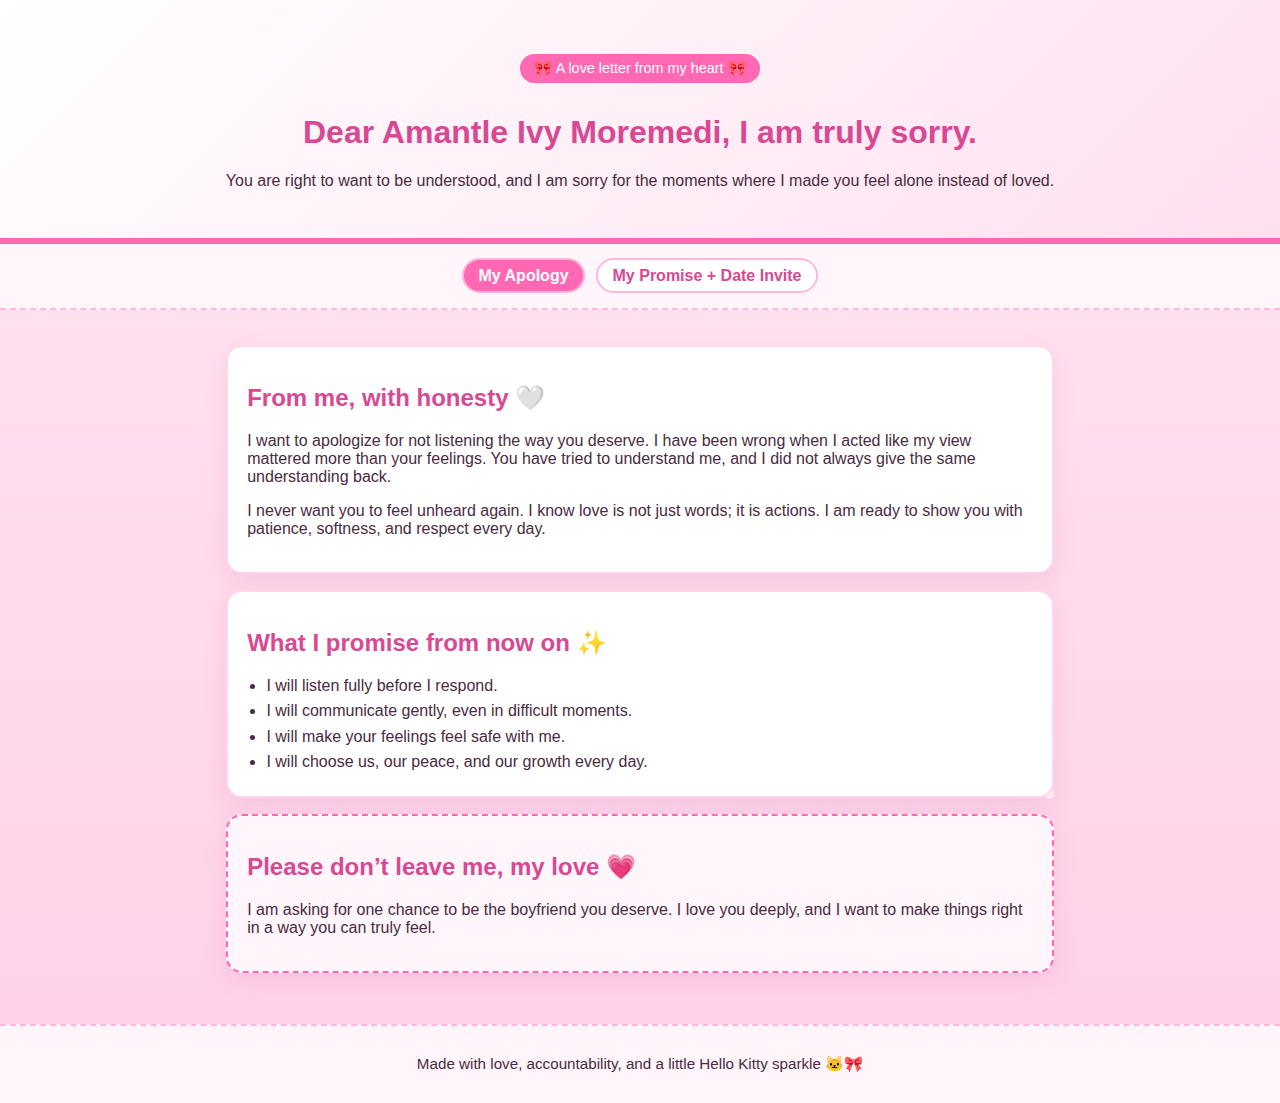
<file: index.html>
<!DOCTYPE html>
<html lang="en">
  <head>
    <meta charset="UTF-8" />
    <meta name="viewport" content="width=device-width, initial-scale=1.0" />
    <title>For Amantle Ivy Moremedi 💖</title>
    <link rel="stylesheet" href="style.css" />
  </head>
  <body>
    <header class="kitty-header">
      <p class="ribbon">🎀 A love letter from my heart 🎀</p>
      <h1>Dear Amantle Ivy Moremedi, I am truly sorry.</h1>
      <p>
        You are right to want to be understood, and I am sorry for the moments
        where I made you feel alone instead of loved.
      </p>
    </header>

    <nav>
      <a href="index.html" aria-current="page">My Apology</a>
      <a href="date.html">My Promise + Date Invite</a>
    </nav>

    <main>
      <section class="card">
        <h2>From me, with honesty 🤍</h2>
        <p>
          I want to apologize for not listening the way you deserve. I have been
          wrong when I acted like my view mattered more than your feelings.
          You have tried to understand me, and I did not always give the same
          understanding back.
        </p>
        <p>
          I never want you to feel unheard again. I know love is not just words;
          it is actions. I am ready to show you with patience, softness, and
          respect every day.
        </p>
      </section>

      <section class="card">
        <h2>What I promise from now on ✨</h2>
        <ul>
          <li>I will listen fully before I respond.</li>
          <li>I will communicate gently, even in difficult moments.</li>
          <li>I will make your feelings feel safe with me.</li>
          <li>I will choose us, our peace, and our growth every day.</li>
        </ul>
      </section>

      <section class="card cute-note">
        <h2>Please don’t leave me, my love 💗</h2>
        <p>
          I am asking for one chance to be the boyfriend you deserve. I love you
          deeply, and I want to make things right in a way you can truly feel.
        </p>
      </section>
    </main>

    <footer>
      <p>Made with love, accountability, and a little Hello Kitty sparkle 🐱🎀</p>
    </footer>
  </body>
</html>
</file>
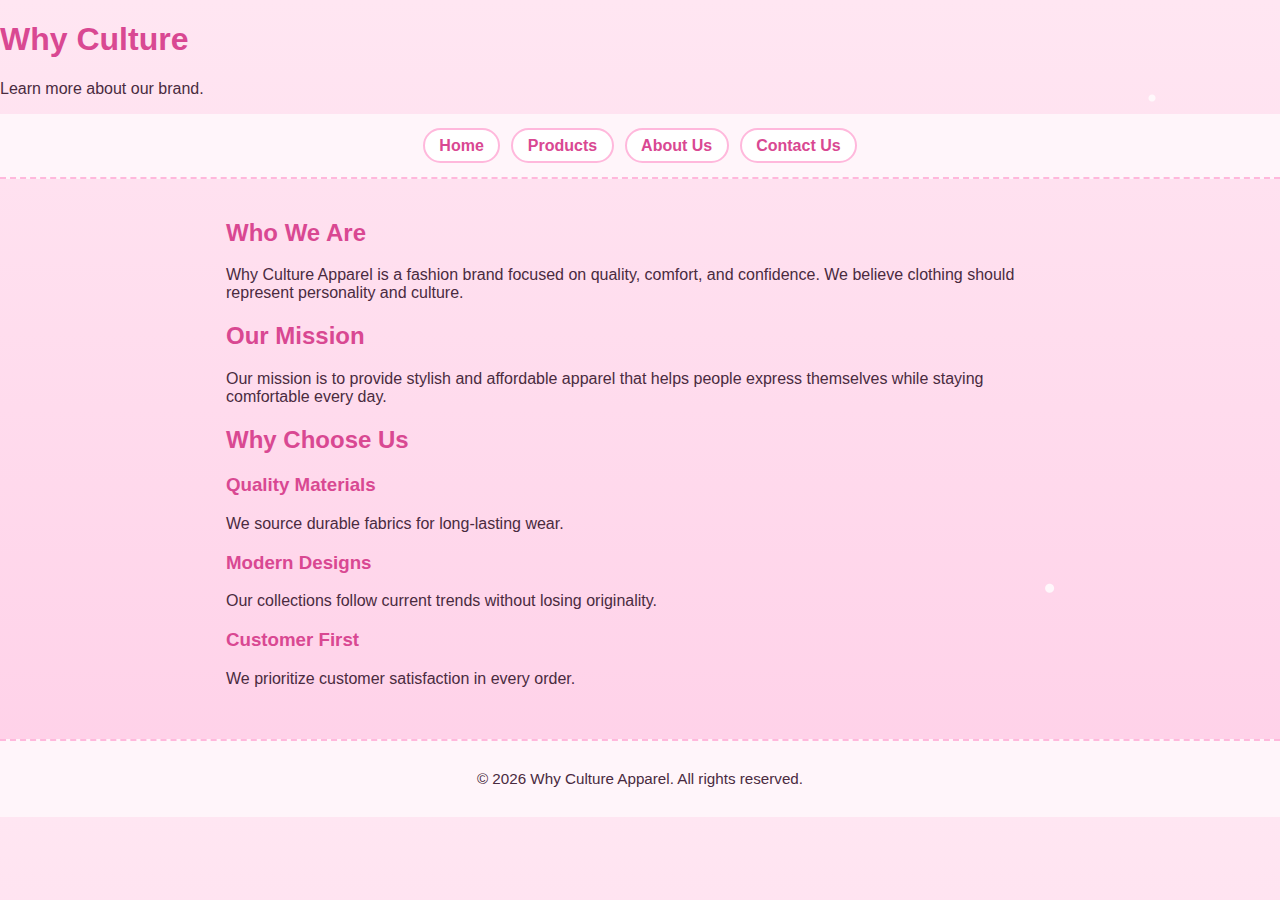
<file: about.html>
<!DOCTYPE html>
<html lang="en">
  <head>
    <meta charset="UTF-8">
    <meta name="viewport" content="width=device-width, initial-scale=1.0">
    <title>Why Culture | About Us</title>
    <link rel="stylesheet" href="style.css">
  </head>
  <body>
    <header>
      <h1>Why Culture</h1>
      <p>Learn more about our brand.</p>
    </header>

    <nav>
      <a href="index.html">Home</a>
      <a href="products.html">Products</a>
      <a href="about.html">About Us</a>
      <a href="contact.html">Contact Us</a>
    </nav>

    <main>
      <section>
        <h2>Who We Are</h2>
        <p>
          Why Culture Apparel is a fashion brand focused on quality, comfort,
          and confidence. We believe clothing should represent personality and
          culture.
        </p>
      </section>

      <section>
        <h2>Our Mission</h2>
        <p>
          Our mission is to provide stylish and affordable apparel that helps
          people express themselves while staying comfortable every day.
        </p>
      </section>

      <section>
        <h2>Why Choose Us</h2>
        <div class="product">
          <h3>Quality Materials</h3>
          <p>We source durable fabrics for long-lasting wear.</p>
        </div>
        <div class="product">
          <h3>Modern Designs</h3>
          <p>Our collections follow current trends without losing originality.</p>
        </div>
        <div class="product">
          <h3>Customer First</h3>
          <p>We prioritize customer satisfaction in every order.</p>
        </div>
      </section>
    </main>

    <footer>
      <p>&copy; 2026 Why Culture Apparel. All rights reserved.</p>
    </footer>
  </body>
</html>
</file>
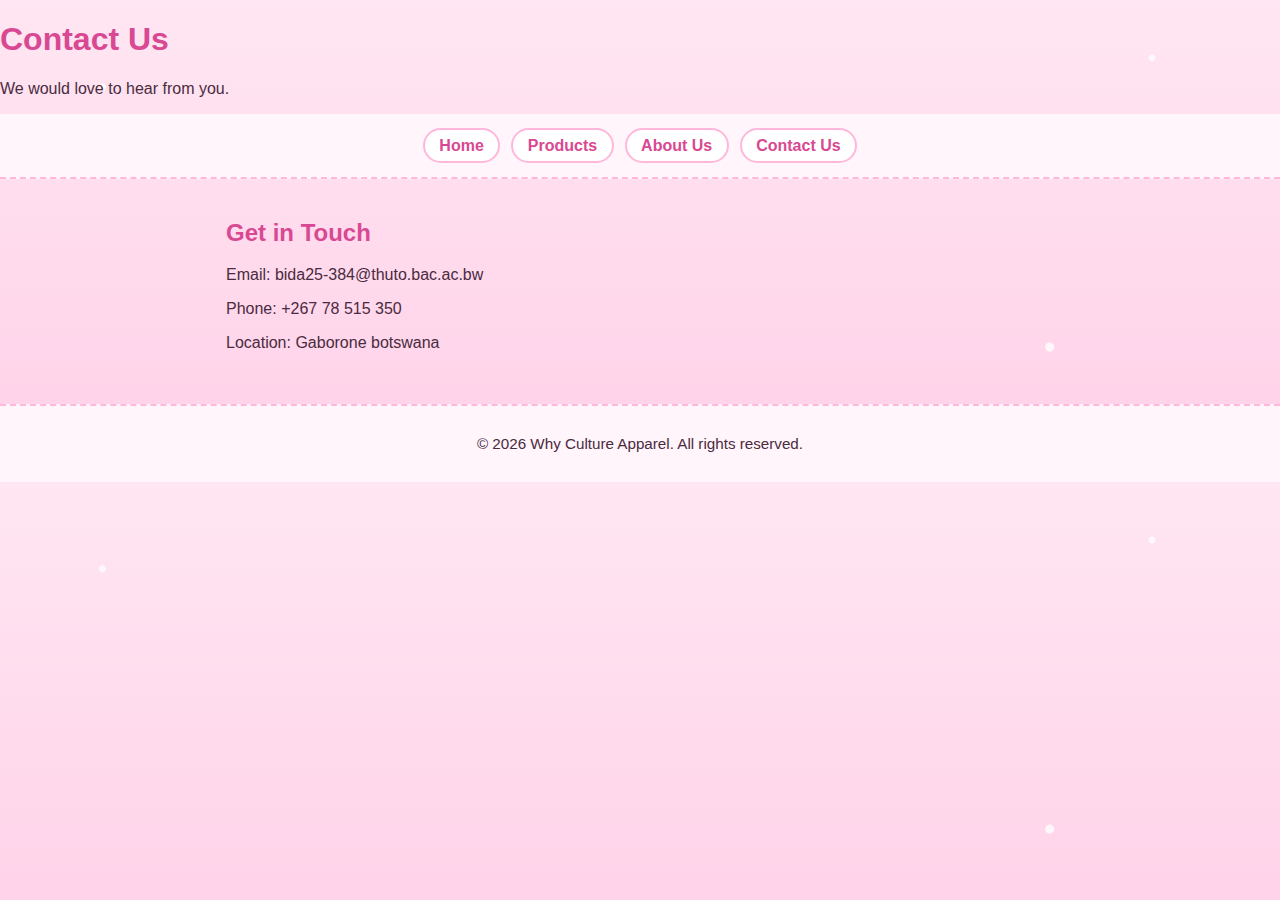
<file: contact.html>
<!DOCTYPE html>
<html lang="en">
  <head>
    <meta charset="UTF-8" />
    <meta name="viewport" content="width=device-width, initial-scale=1.0" />
    <title>Why Culture | Contact Us</title>
    <link rel="stylesheet" href="style.css" />
  </head>
  <body>
    <header>
      <h1>Contact Us</h1>
      <p>We would love to hear from you.</p>
    </header>

    <nav>
      <a href="index.html">Home</a>
      <a href="products.html">Products</a>
      <a href="about.html">About Us</a>
      <a href="contact.html">Contact Us</a>
    </nav>

    <main>
     <section>
        <h2>Get in Touch</h2>
        <p>Email: bida25-384@thuto.bac.ac.bw</p>
        <p>Phone: +267 78 515 350</p>
        <p>Location: Gaborone botswana</p>
      </section>
      
    </main>

    <footer>
      <p>&copy; 2026 Why Culture Apparel. All rights reserved.</p>
    </footer>
  </body>
</html>
</file>
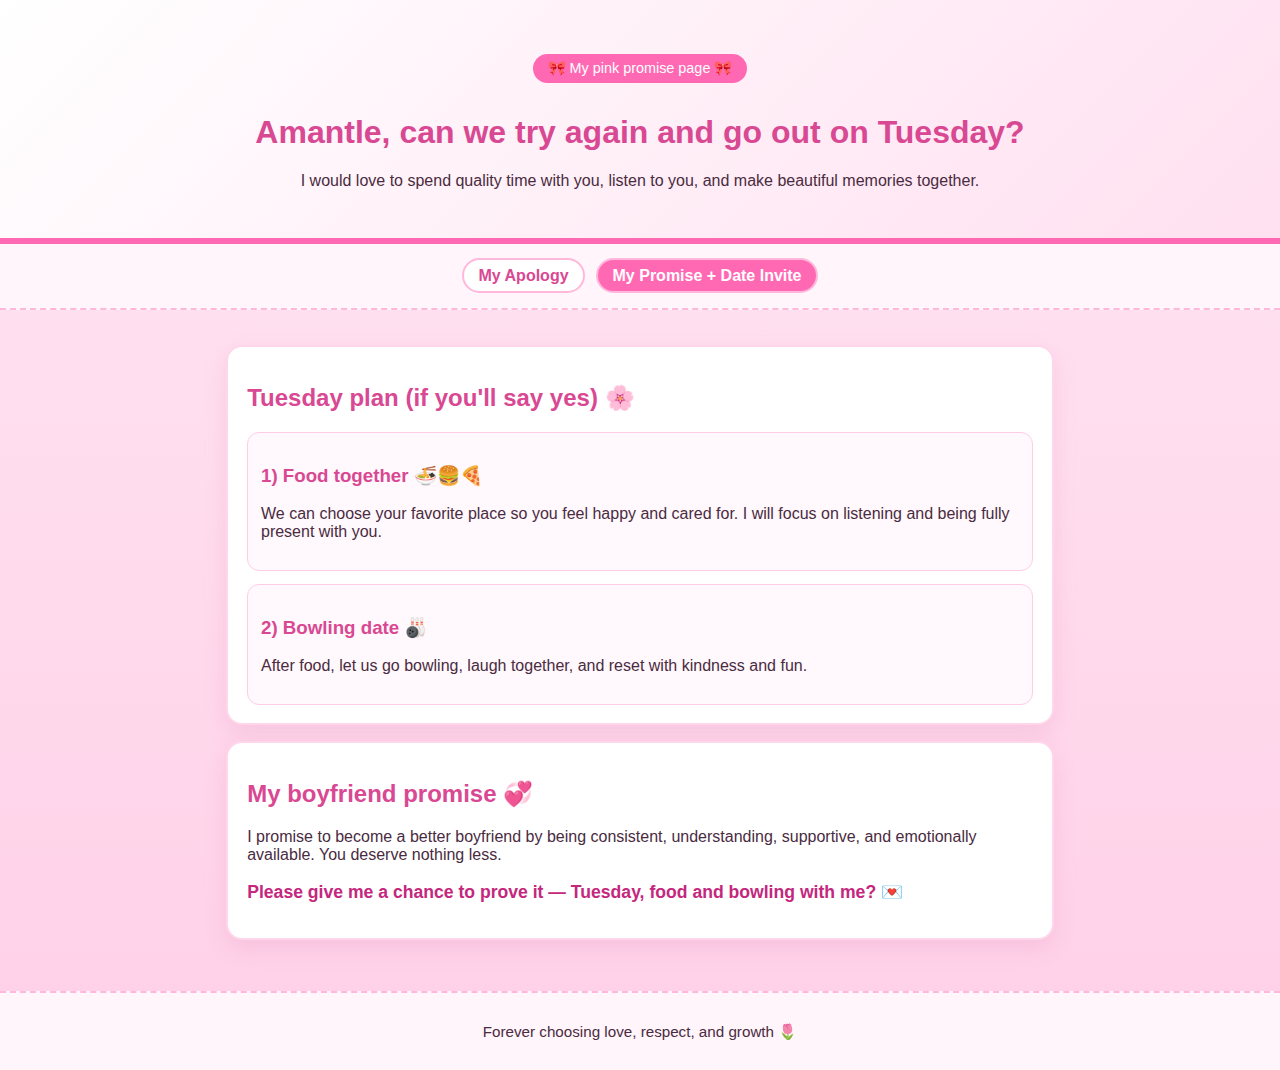
<file: date.html>
<!DOCTYPE html>
<html lang="en">
  <head>
    <meta charset="UTF-8" />
    <meta name="viewport" content="width=device-width, initial-scale=1.0" />
    <title>Date Invite for Amantle 💕</title>
    <link rel="stylesheet" href="style.css" />
  </head>
  <body>
    <header class="kitty-header">
      <p class="ribbon">🎀 My pink promise page 🎀</p>
      <h1>Amantle, can we try again and go out on Tuesday?</h1>
      <p>
        I would love to spend quality time with you, listen to you, and make
        beautiful memories together.
      </p>
    </header>

    <nav>
      <a href="index.html">My Apology</a>
      <a href="date.html" aria-current="page">My Promise + Date Invite</a>
    </nav>

    <main>
      <section class="card">
        <h2>Tuesday plan (if you'll say yes) 🌸</h2>
        <div class="timeline">
          <article>
            <h3>1) Food together 🍜🍔🍕</h3>
            <p>
              We can choose your favorite place so you feel happy and cared for.
              I will focus on listening and being fully present with you.
            </p>
          </article>
          <article>
            <h3>2) Bowling date 🎳</h3>
            <p>
              After food, let us go bowling, laugh together, and reset with
              kindness and fun.
            </p>
          </article>
        </div>
      </section>

      <section class="card">
        <h2>My boyfriend promise 💞</h2>
        <p>
          I promise to become a better boyfriend by being consistent,
          understanding, supportive, and emotionally available. You deserve
          nothing less.
        </p>
        <p class="big-ask">
          Please give me a chance to prove it — Tuesday, food and bowling with
          me? 💌
        </p>
      </section>
    </main>

    <footer>
      <p>Forever choosing love, respect, and growth 🌷</p>
    </footer>
  </body>
</html>
</file>
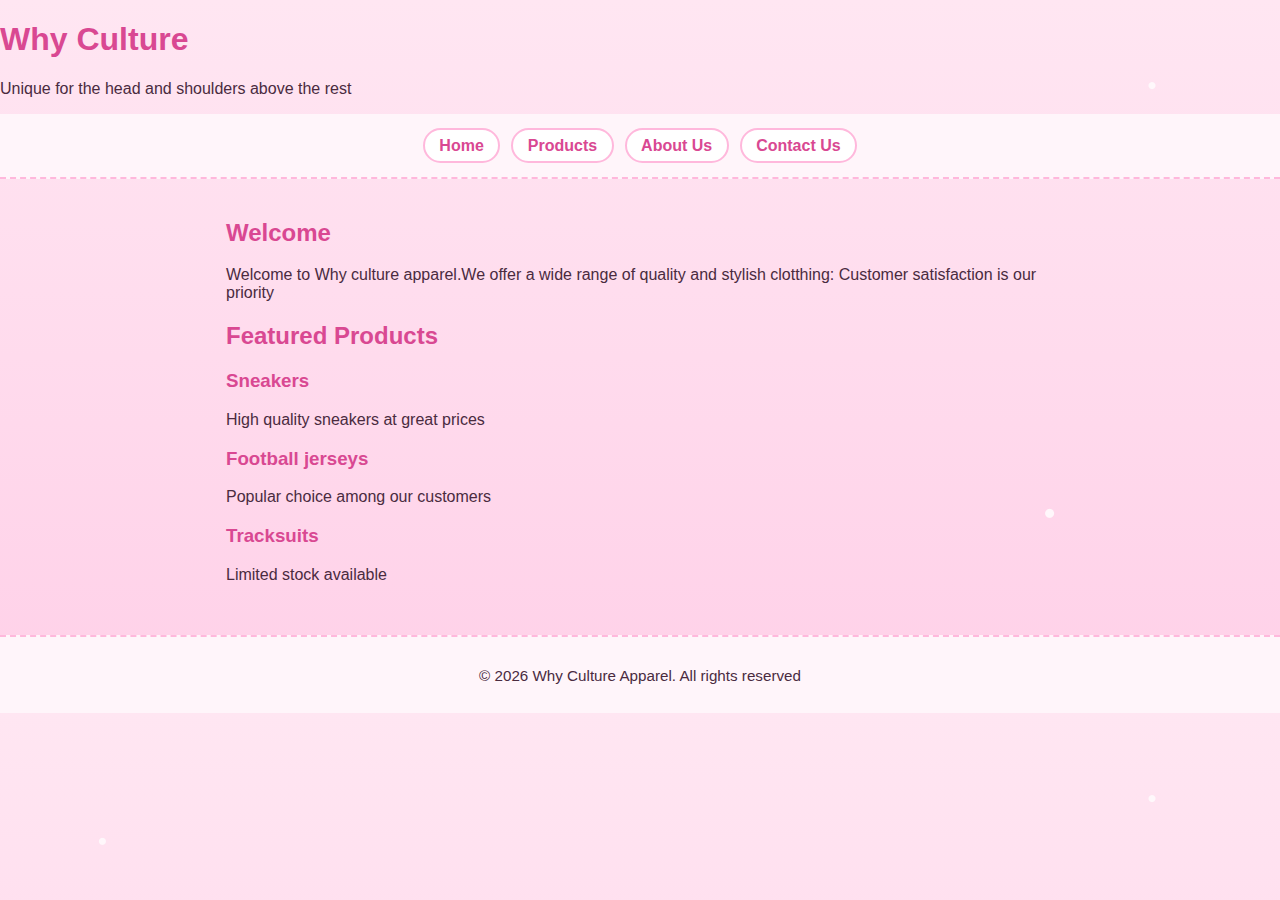
<file: index.html.html>
<!DOCTYPE html>
<html lang="en">
    <head>
        <meta charset="UTF-8">
        <title>Why Culture</title>
        <link rel="stylesheet" href="style.css">
    </head>
    <body>
        <!--Header Section-->
        <header>
            <h1>Why Culture</h1>
            <p>Unique for the head and shoulders above the rest</p>
        </header>
 
        <!--Navigation-->
        <nav>
            <a href="#">Home</a>
            <a href="#">Products</a>
            <a href="#">About Us</a>
            <a href="#">Contact Us</a>
        </nav>
        <!--Main Content-->
        <main>
            <section>
                <h2>Welcome</h2>
                <p>
                    Welcome to Why culture apparel.We offer a wide range of quality and stylish clotthing:
                    Customer satisfaction is our priority
                </p>
            </section>
            <Section>
                <h2>Featured Products</h2>
 
                <div class="Products">
                    <h3>Sneakers</h3>
                    <p>High quality sneakers at great prices</p>
                    </div>
 
                    <div class="Product">
                        <h3>Football jerseys</h3>
                        <p>Popular choice among our customers</p>
                    </div>
 
                    <div class="Product">
                        <h3>Tracksuits</h3>
                        <p>Limited stock available</p>
 
                    </div>        
            </Section>
        </main>
        <!--Footer-->
        <footer>
            <p>&copy; 2026 Why Culture Apparel. All rights reserved</p>
        </footer>
    </body>
 
</html>
</file>
<file: style.css>
:root {
  --pink-100: #ffe6f2;
  --pink-200: #ffd0e8;
  --pink-300: #ffb8dc;
  --pink-500: #ff69b4;
  --pink-700: #d94892;
  --text: #4a2b3f;
  --white: #fff;
}

* {
  box-sizing: border-box;
}

body {
  margin: 0;
  font-family: "Trebuchet MS", "Segoe UI", Arial, sans-serif;
  color: var(--text);
  background:
    radial-gradient(circle at 8% 18%, #ffffffbb 0 3px, transparent 4px),
    radial-gradient(circle at 90% 12%, #ffffffbb 0 3px, transparent 4px),
    radial-gradient(circle at 82% 72%, #ffffffcc 0 4px, transparent 5px),
    linear-gradient(180deg, var(--pink-100), var(--pink-200));
}

.kitty-header {
  text-align: center;
  padding: 2.5rem 1rem 2rem;
  background: linear-gradient(135deg, #fff, #ffe0f0);
  border-bottom: 6px solid var(--pink-500);
}

.ribbon {
  display: inline-block;
  background: var(--pink-500);
  color: var(--white);
  padding: 0.35rem 0.9rem;
  border-radius: 999px;
  font-size: 0.9rem;
  margin-bottom: 0.6rem;
}

h1,
h2,
h3 {
  color: var(--pink-700);
}

nav {
  display: flex;
  justify-content: center;
  gap: 0.7rem;
  flex-wrap: wrap;
  padding: 0.9rem;
  background-color: #fff5fa;
  border-bottom: 2px dashed var(--pink-300);
}

nav a {
  text-decoration: none;
  background-color: var(--white);
  color: var(--pink-700);
  border: 2px solid var(--pink-300);
  border-radius: 999px;
  padding: 0.4rem 0.9rem;
  font-weight: 700;
}

nav a[aria-current="page"],
nav a:hover {
  background: var(--pink-500);
  color: var(--white);
}

main {
  max-width: 860px;
  margin: 0 auto;
  padding: 1.2rem 1rem 2.2rem;
}

.card {
  background: var(--white);
  padding: 1.1rem 1.2rem;
  margin: 1rem 0;
  border-radius: 16px;
  border: 2px solid #ffd6ea;
  box-shadow: 0 8px 22px #cf6fa72c;
}

ul {
  margin: 0;
  padding-left: 1.2rem;
}

li {
  margin-bottom: 0.45rem;
}

.cute-note {
  border: 2px dashed var(--pink-500);
  background: #fff6fb;
}

.timeline {
  display: grid;
  gap: 0.8rem;
}

.timeline article {
  background: #fff8fc;
  border-radius: 12px;
  border: 1px solid #ffcde5;
  padding: 0.8rem;
}

.big-ask {
  font-size: 1.1rem;
  font-weight: 700;
  color: #c4277d;
}

footer {
  text-align: center;
  background: #fff5fa;
  border-top: 2px dashed var(--pink-300);
  padding: 0.9rem;
  font-size: 0.95rem;
}
</file>
